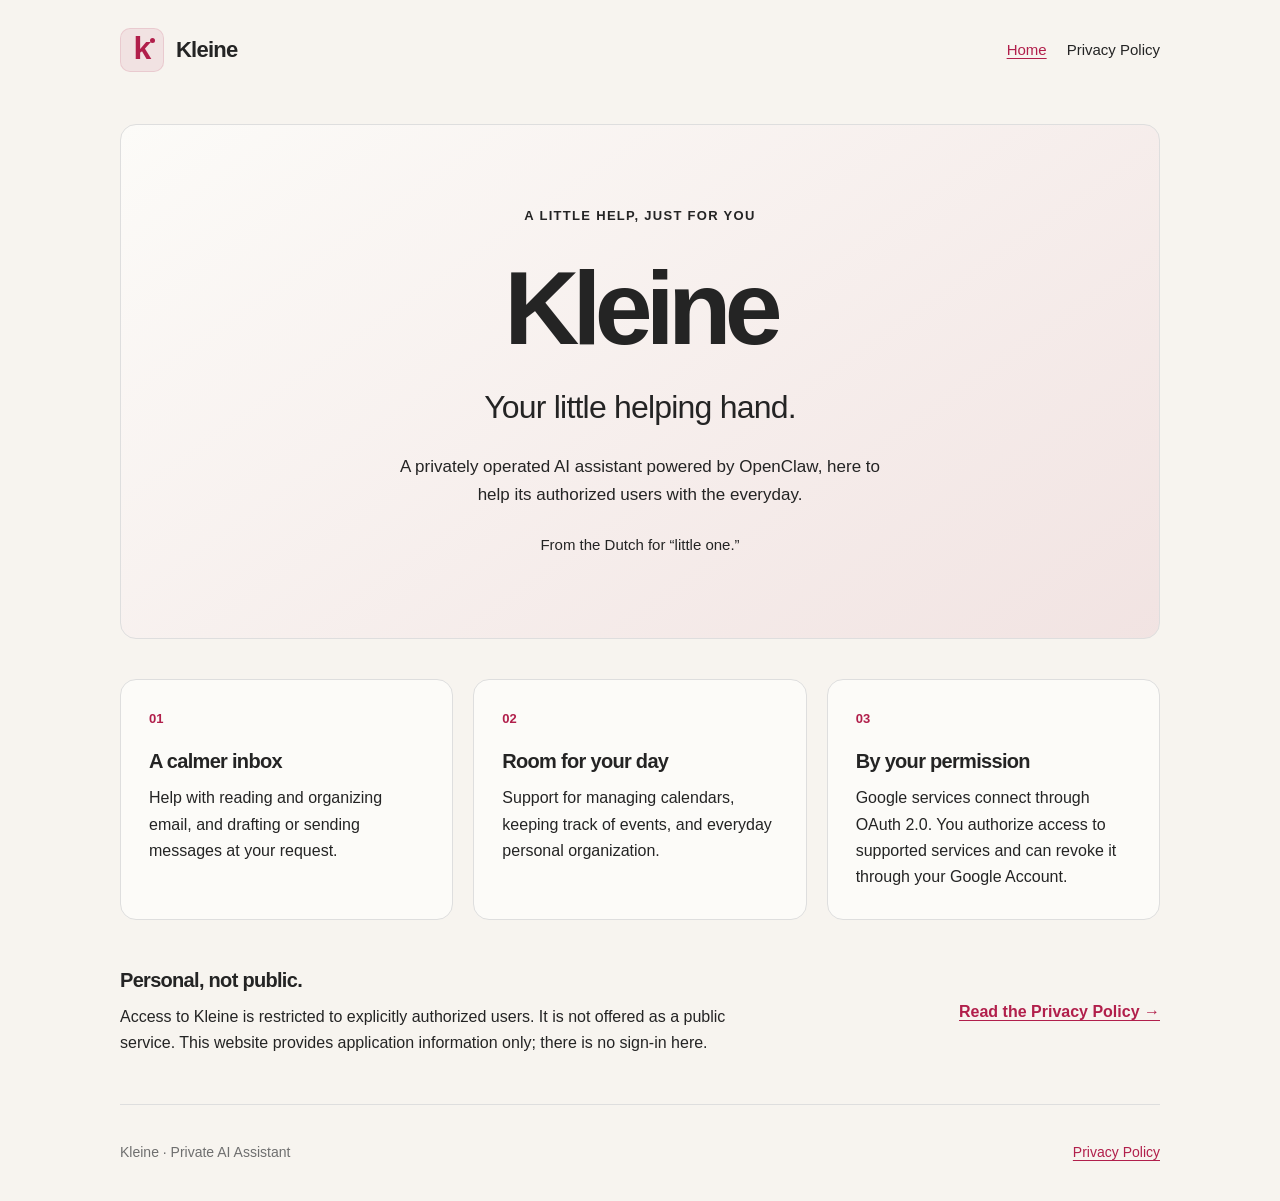
<file: index.html>
<!doctype html>
<html lang="en">
  <head>
    <meta charset="utf-8">
    <meta name="viewport" content="width=device-width, initial-scale=1">
    <title>Kleine — Personal AI Assistant</title>
    <meta name="description" content="Kleine is a private, OpenClaw-powered personal AI assistant that helps authorized users with email, calendars, and everyday organization.">
    <meta name="color-scheme" content="light dark">
    <meta property="og:type" content="website">
    <meta property="og:locale" content="en_US">
    <meta property="og:site_name" content="Kleine">
    <meta property="og:title" content="Kleine — Personal AI Assistant">
    <meta property="og:description" content="Your little helping hand. A private AI assistant for authorized personal use.">
    <script>
      (() => {
        const param = new URLSearchParams(window.location.search).get("scoutTheme");
        const theme =
          param || (window.matchMedia("(prefers-color-scheme: dark)").matches ? "dark" : "light");
        document.documentElement.setAttribute("data-theme", theme);
      })();
    </script>
    <link rel="icon" href="assets/favicon.svg" type="image/svg+xml">
    <link rel="stylesheet" href="assets/styles.css">
  </head>
  <body>
    <a class="skip-link" href="#main">Skip to content</a>
    <header class="site-header">
      <a class="brand" href="./" aria-label="Kleine home">
        <span class="brand-mark" aria-hidden="true">k<span></span></span>
        <span>Kleine</span>
      </a>
      <nav aria-label="Main navigation">
        <a href="./" aria-current="page">Home</a>
        <a href="privacy/">Privacy Policy</a>
      </nav>
    </header>

    <main id="main">
      <section class="hero" aria-labelledby="hero-title">
        <p class="eyebrow">A little help, just for you</p>
        <h1 id="hero-title">Kleine</h1>
        <p class="tagline">Your little helping hand.</p>
        <p class="hero-description">A privately operated AI assistant powered by OpenClaw,
          here to help its authorized users with the everyday.</p>
        <p class="name-note">From the Dutch for &ldquo;little one.&rdquo;</p>
      </section>

      <section class="feature-grid" aria-label="Everyday assistance">
        <article class="card">
          <span class="card-label" aria-hidden="true">01</span>
          <h2>A calmer inbox</h2>
          <p>Help with reading and organizing email, and drafting or sending messages at your request.</p>
        </article>
        <article class="card">
          <span class="card-label" aria-hidden="true">02</span>
          <h2>Room for your day</h2>
          <p>Support for managing calendars, keeping track of events, and everyday personal organization.</p>
        </article>
        <article class="card">
          <span class="card-label" aria-hidden="true">03</span>
          <h2>By your permission</h2>
          <p>Google services connect through OAuth 2.0. You authorize access to supported services
            and can revoke it through your Google Account.</p>
        </article>
      </section>

      <section class="private-note" aria-labelledby="private-title">
        <div>
          <h2 id="private-title">Personal, not public.</h2>
          <p>Access to Kleine is restricted to explicitly authorized users.
            It is not offered as a public service. This website provides application
            information only; there is no sign-in here.</p>
        </div>
        <a class="policy-link" href="privacy/">Read the Privacy Policy <span aria-hidden="true">&rarr;</span></a>
      </section>
    </main>

    <footer class="site-footer">
      <p>Kleine &middot; Private AI Assistant</p>
      <a href="privacy/">Privacy Policy</a>
    </footer>
  </body>
</html>
</file>
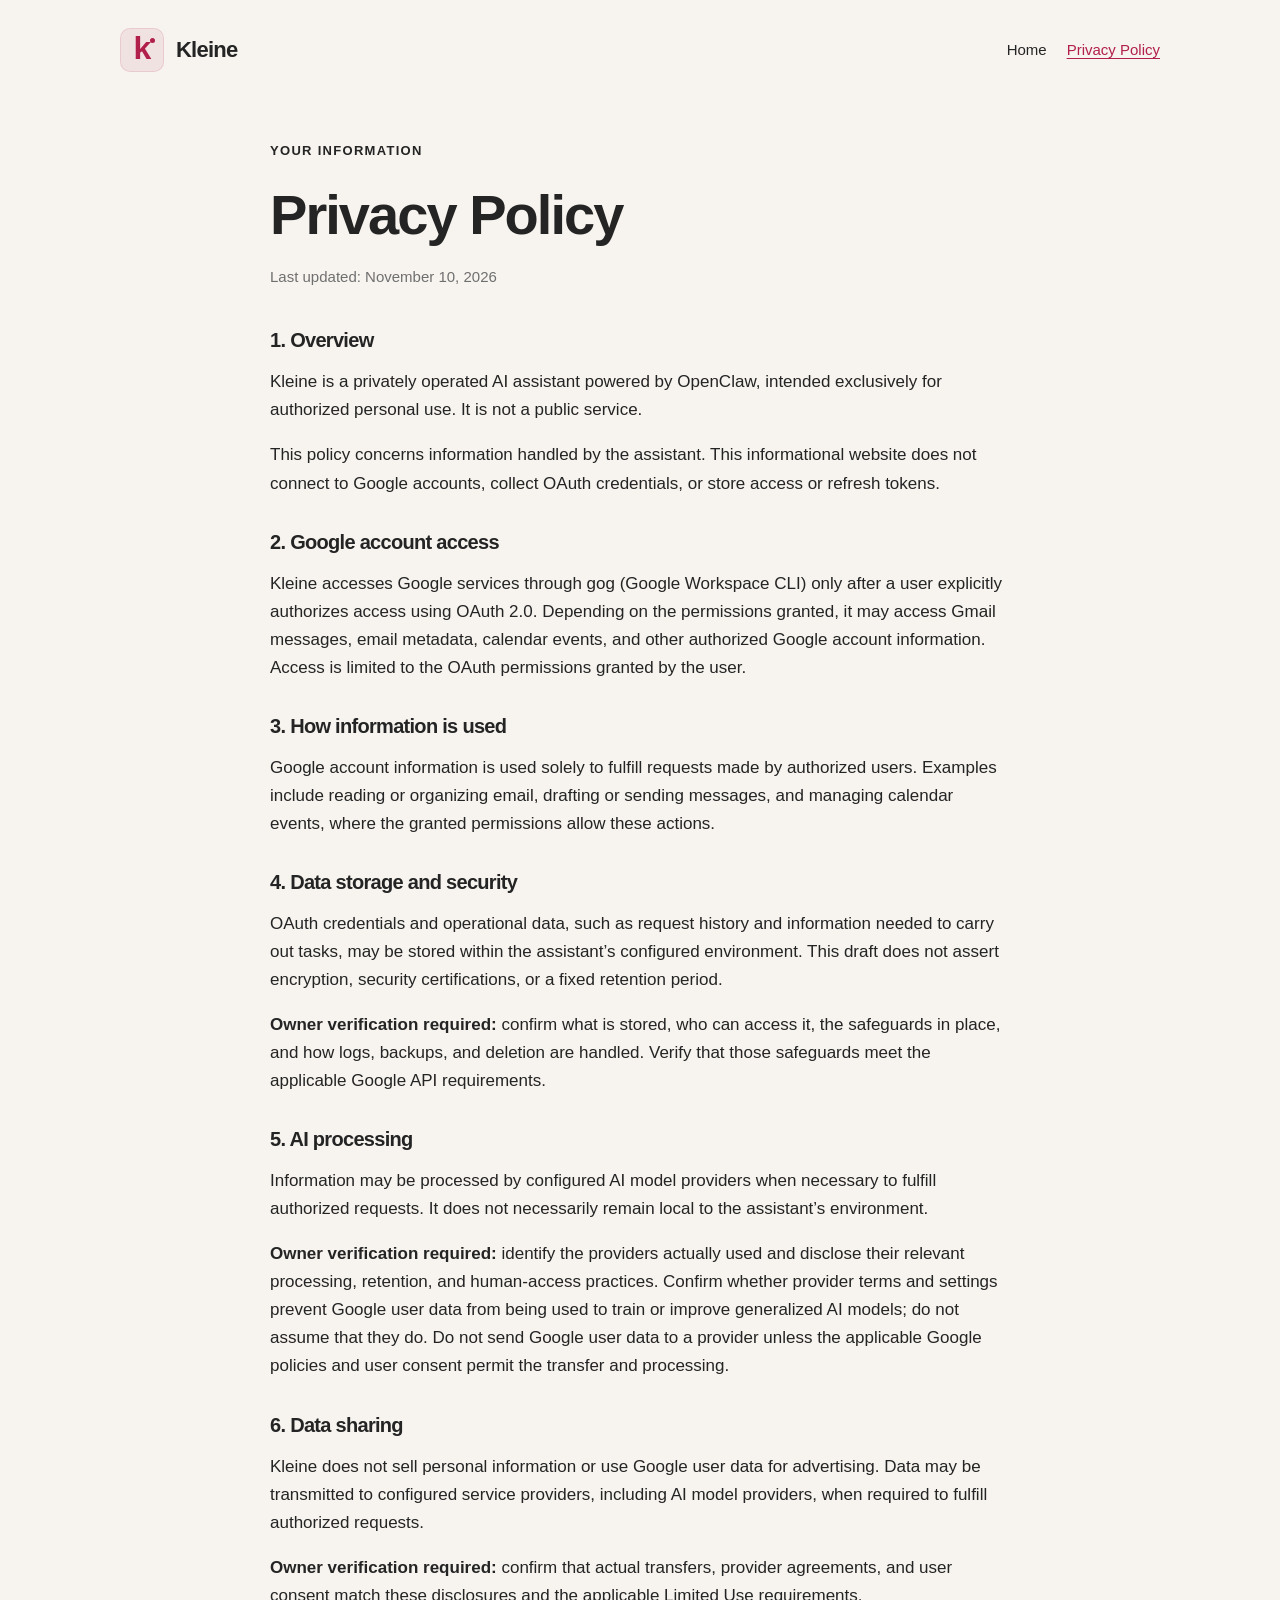
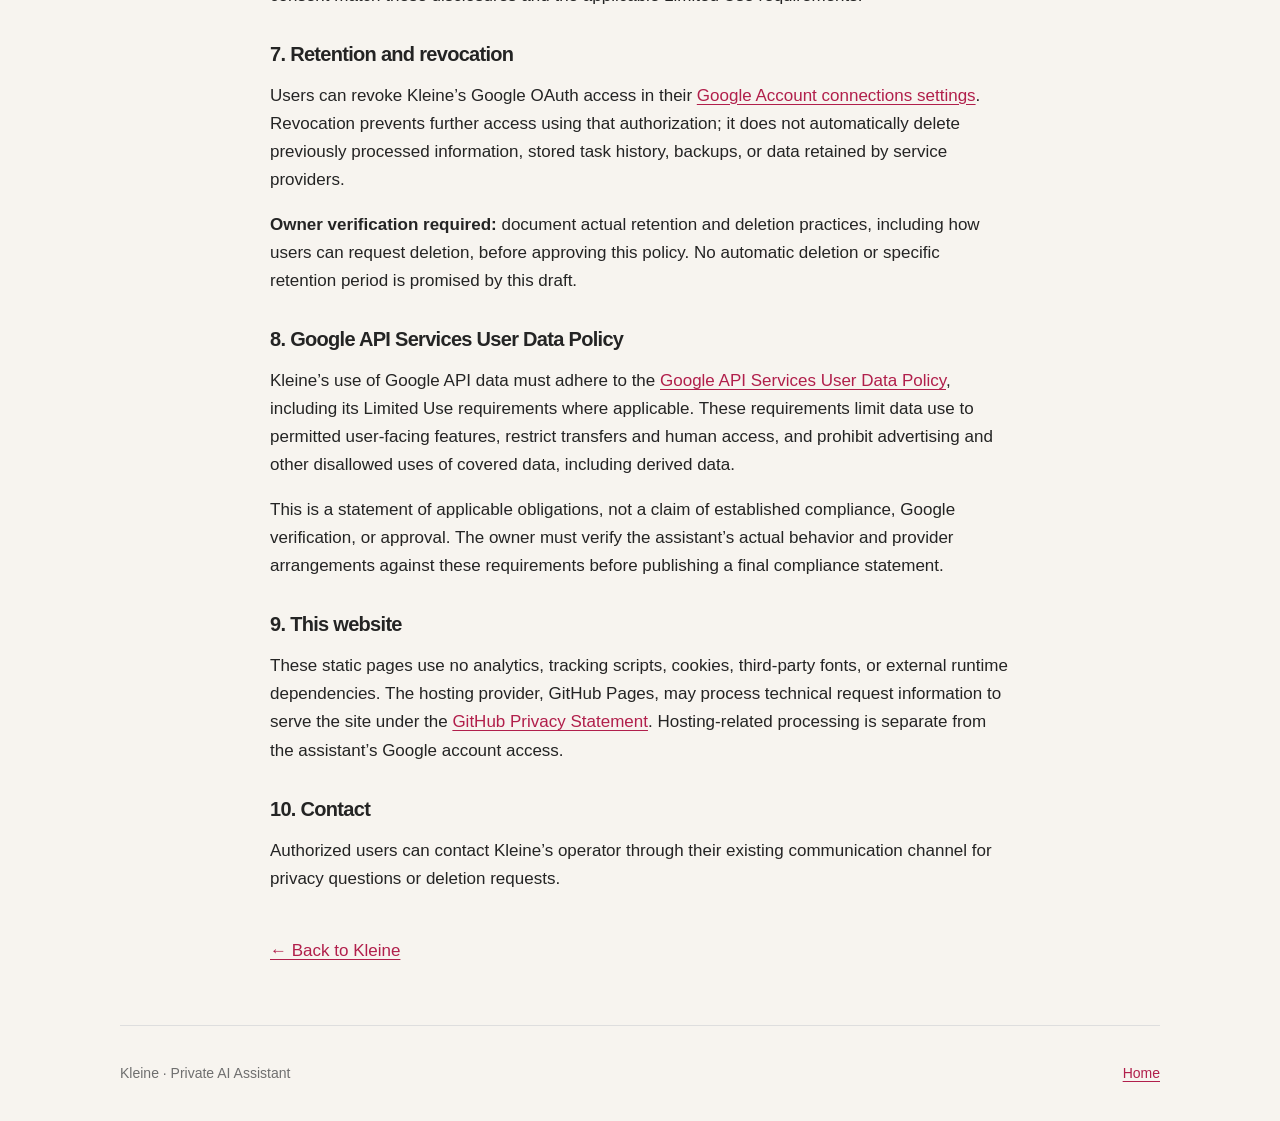
<file: privacy/index.html>
<!doctype html>
<html lang="en">
  <head>
    <meta charset="utf-8">
    <meta name="viewport" content="width=device-width, initial-scale=1">
    <title>Privacy Policy — Kleine</title>
    <meta name="description" content="Draft privacy policy for Kleine: Google account access, information use, storage, AI processing, sharing, retention, and revocation. Requires owner review.">
    <meta name="color-scheme" content="light dark">
    <meta property="og:type" content="website">
    <meta property="og:locale" content="en_US">
    <meta property="og:site_name" content="Kleine">
    <meta property="og:title" content="Privacy Policy — Kleine">
    <meta property="og:description" content="How Kleine handles Google account information. Draft requiring owner review before publication as a final policy.">
    <script>
      (() => {
        const param = new URLSearchParams(window.location.search).get("scoutTheme");
        const theme =
          param || (window.matchMedia("(prefers-color-scheme: dark)").matches ? "dark" : "light");
        document.documentElement.setAttribute("data-theme", theme);
      })();
    </script>
    <link rel="icon" href="../assets/favicon.svg" type="image/svg+xml">
    <link rel="stylesheet" href="../assets/styles.css">
  </head>
  <body>
    <a class="skip-link" href="#main">Skip to content</a>
    <header class="site-header">
      <a class="brand" href="../" aria-label="Kleine home">
        <span class="brand-mark" aria-hidden="true">k<span></span></span>
        <span>Kleine</span>
      </a>
      <nav aria-label="Main navigation">
        <a href="../">Home</a>
        <a href="./" aria-current="page">Privacy Policy</a>
      </nav>
    </header>

    <main id="main" class="policy">
      <header class="policy-header">
        <p class="eyebrow">Your information</p>
        <h1>Privacy Policy</h1>
        <p class="updated">Last updated: <time datetime="2026-11-10">November 10, 2026</time></p>
      </header>

      <section aria-labelledby="overview">
        <h2 id="overview">1. Overview</h2>
        <p>Kleine is a privately operated AI assistant powered by OpenClaw, intended
          exclusively for authorized personal use. It is not a public service.</p>
        <p>This policy concerns information handled by the assistant. This informational
          website does not connect to Google accounts, collect OAuth credentials, or
          store access or refresh tokens.</p>
      </section>

      <section aria-labelledby="access">
        <h2 id="access">2. Google account access</h2>
        <p>Kleine accesses Google services through gog (Google Workspace CLI) only after
          a user explicitly authorizes access using OAuth 2.0. Depending on the permissions
          granted, it may access Gmail messages, email metadata, calendar events, and other
          authorized Google account information. Access is limited to the OAuth permissions
          granted by the user.</p>
      </section>

      <section aria-labelledby="use">
        <h2 id="use">3. How information is used</h2>
        <p>Google account information is used solely to fulfill requests made by authorized
          users. Examples include reading or organizing email, drafting or sending messages,
          and managing calendar events, where the granted permissions allow these actions.</p>
      </section>

      <section aria-labelledby="storage">
        <h2 id="storage">4. Data storage and security</h2>
        <p>OAuth credentials and operational data, such as request history and information
          needed to carry out tasks, may be stored within the assistant&rsquo;s configured
          environment. This draft does not assert encryption, security certifications, or
          a fixed retention period.</p>
        <p><strong>Owner verification required:</strong> confirm what is stored, who can
          access it, the safeguards in place, and how logs, backups, and deletion are handled.
          Verify that those safeguards meet the applicable Google API requirements.</p>
      </section>

      <section aria-labelledby="ai">
        <h2 id="ai">5. AI processing</h2>
        <p>Information may be processed by configured AI model providers when necessary
          to fulfill authorized requests. It does not necessarily remain local to the
          assistant&rsquo;s environment.</p>
        <p><strong>Owner verification required:</strong> identify the providers actually
          used and disclose their relevant processing, retention, and human-access practices.
          Confirm whether provider terms and settings prevent Google user data from being
          used to train or improve generalized AI models; do not assume that they do.
          Do not send Google user data to a provider unless the applicable Google policies
          and user consent permit the transfer and processing.</p>
      </section>

      <section aria-labelledby="sharing">
        <h2 id="sharing">6. Data sharing</h2>
        <p>Kleine does not sell personal information or use Google user data for advertising.
          Data may be transmitted to configured service providers, including AI model
          providers, when required to fulfill authorized requests.</p>
        <p><strong>Owner verification required:</strong> confirm that actual transfers,
          provider agreements, and user consent match these disclosures and the applicable
          Limited Use requirements.</p>
      </section>

      <section aria-labelledby="retention">
        <h2 id="retention">7. Retention and revocation</h2>
        <p>Users can revoke Kleine&rsquo;s Google OAuth access in their
          <a href="https://myaccount.google.com/connections">Google Account connections settings</a>.
          Revocation prevents further access using that authorization; it does not
          automatically delete previously processed information, stored task history,
          backups, or data retained by service providers.</p>
        <p><strong>Owner verification required:</strong> document actual retention and
          deletion practices, including how users can request deletion, before approving
          this policy. No automatic deletion or specific retention period is promised
          by this draft.</p>
      </section>

      <section aria-labelledby="google-policy">
        <h2 id="google-policy">8. Google API Services User Data Policy</h2>
        <p>Kleine&rsquo;s use of Google API data must adhere to the
          <a href="https://developers.google.com/terms/api-services-user-data-policy">Google
          API Services User Data Policy</a>, including its Limited Use requirements
          where applicable. These requirements limit data use to permitted user-facing
          features, restrict transfers and human access, and prohibit advertising and
          other disallowed uses of covered data, including derived data.</p>
        <p>This is a statement of applicable obligations, not a claim of established
          compliance, Google verification, or approval. The owner must verify the
          assistant&rsquo;s actual behavior and provider arrangements against these
          requirements before publishing a final compliance statement.</p>
      </section>

      <section aria-labelledby="website">
        <h2 id="website">9. This website</h2>
        <p>These static pages use no analytics, tracking scripts, cookies, third-party
          fonts, or external runtime dependencies. The hosting provider, GitHub Pages,
          may process technical request information to serve the site under the
          <a href="https://docs.github.com/en/site-policy/privacy-policies/github-privacy-statement">GitHub Privacy Statement</a>.
          Hosting-related processing is separate from the assistant&rsquo;s Google account access.</p>
      </section>

      <section aria-labelledby="contact">
        <h2 id="contact">10. Contact</h2>
        <p>Authorized users can contact Kleine&rsquo;s operator through their existing
          communication channel for privacy questions or deletion requests.</p>
      </section>

      <a class="back-link" href="../">&larr; Back to Kleine</a>
    </main>

    <footer class="site-footer">
      <p>Kleine &middot; Private AI Assistant</p>
      <a href="../">Home</a>
    </footer>
  </body>
</html>
</file>
<file: assets/styles.css>
:root {
  color-scheme: light;
  --cp-bg: #f7f4ef;
  --cp-bg-elevated: #fcfbf8;
  --cp-surface: #ffffff;
  --cp-surface-soft: #f5f5f5;
  --cp-border: #dedede;
  --cp-border-strong: #919191;
  --cp-text: #242424;
  --cp-text-muted: #5c5c5c;
  --cp-text-soft: #6f6f6f;
  --cp-accent: #b11f4b;
  --cp-accent-hover: #9a1a41;
  --cp-accent-soft: rgba(177, 31, 75, 0.08);
  --cp-accent-fg: #ffffff;
  --cp-success: #16a34a;
  --cp-danger: #dc2626;
  --cp-warning: #f59e0b;
  --cp-link: #0078d4;
  --cp-shadow: 0 18px 48px rgba(0, 0, 0, 0.12);
  --cp-overlay: rgba(255, 255, 255, 0.8);
  --cp-panel: rgba(255, 255, 255, 0.86);
  --cp-panel-strong: rgba(255, 255, 255, 0.96);
  --cp-sheen: rgba(255, 255, 255, 0.55);
  --cp-highlight: rgba(177, 31, 75, 0.12);
}

html[data-theme="dark"] {
  color-scheme: dark;
  --cp-bg: #3d3b3a;
  --cp-bg-elevated: #343231;
  --cp-surface: #292929;
  --cp-surface-soft: #2e2e2e;
  --cp-border: #474747;
  --cp-border-strong: #5f5f5f;
  --cp-text: #dedede;
  --cp-text-muted: #919191;
  --cp-text-soft: #b0b0b0;
  --cp-accent: #fd8ea1;
  --cp-accent-hover: #fb7b91;
  --cp-accent-soft: rgba(253, 142, 161, 0.14);
  --cp-accent-fg: #1a1a1a;
  --cp-success: #4ade80;
  --cp-danger: #f87171;
  --cp-warning: #fbbf24;
  --cp-link: #4da6ff;
  --cp-shadow: 0 18px 48px rgba(0, 0, 0, 0.32);
  --cp-overlay: rgba(41, 41, 41, 0.88);
  --cp-panel: rgba(41, 41, 41, 0.72);
  --cp-panel-strong: rgba(41, 41, 41, 0.96);
  --cp-sheen: rgba(255, 255, 255, 0.04);
  --cp-highlight: rgba(253, 142, 161, 0.12);
}

@media (prefers-color-scheme: dark) {
  html:not([data-theme]) {
    color-scheme: dark;
    --cp-bg: #3d3b3a;
    --cp-bg-elevated: #343231;
    --cp-surface: #292929;
    --cp-border: #474747;
    --cp-text: #dedede;
    --cp-text-soft: #b0b0b0;
    --cp-accent: #fd8ea1;
    --cp-accent-hover: #fb7b91;
    --cp-accent-soft: rgba(253, 142, 161, 0.14);
    --cp-highlight: rgba(253, 142, 161, 0.12);
  }
}

* {
  box-sizing: border-box;
}

body {
  margin: 0;
  min-height: 100vh;
  display: flex;
  flex-direction: column;
  background: var(--cp-bg);
  color: var(--cp-text);
  font-family: "Segoe UI", Aptos, Calibri, -apple-system, BlinkMacSystemFont, sans-serif;
  font-size: 1.0625rem;
  line-height: 1.65;
  overflow-wrap: break-word;
}

a {
  color: var(--cp-accent);
  text-underline-offset: 0.2em;
}

a:hover {
  color: var(--cp-text);
  text-decoration-thickness: 0.12em;
}

a:focus-visible {
  outline: 3px solid var(--cp-accent);
  outline-offset: 5px;
  border-radius: 4px;
}

.skip-link {
  position: absolute;
  top: 12px;
  left: 16px;
  z-index: 1;
  padding: 8px 16px;
  background: var(--cp-surface);
  transform: translateY(-200%);
}

.skip-link:focus {
  transform: translateY(0);
}

.site-header,
main,
.site-footer {
  width: min(100% - 48px, 1040px);
  margin-inline: auto;
}

.site-header {
  display: flex;
  flex-wrap: wrap;
  align-items: center;
  justify-content: space-between;
  gap: 16px 24px;
  padding-block: 28px;
}

.brand {
  display: inline-flex;
  align-items: center;
  gap: 12px;
  color: var(--cp-text);
  font-size: 1.375rem;
  font-weight: 700;
  text-decoration: none;
  letter-spacing: -0.035em;
}

.brand-mark {
  position: relative;
  display: grid;
  place-items: center;
  width: 44px;
  height: 44px;
  padding-bottom: 4px;
  border: 1px solid var(--cp-highlight);
  border-radius: 0.625rem;
  background: var(--cp-accent-soft);
  color: var(--cp-accent);
  font-size: 2rem;
  font-weight: 600;
  line-height: 1;
}

.brand-mark span {
  position: absolute;
  top: 9px;
  right: 8px;
  width: 5px;
  height: 5px;
  border-radius: 50%;
  background: var(--cp-accent);
}

nav {
  display: flex;
  flex-wrap: wrap;
  gap: 4px 20px;
}

nav a {
  display: inline-flex;
  align-items: center;
  min-height: 44px;
  color: var(--cp-text);
  font-size: 0.9375rem;
  text-decoration: none;
}

nav a[aria-current="page"] {
  color: var(--cp-accent);
  text-decoration: underline;
}

main {
  flex: 1;
}

h1,
h2,
p {
  margin-top: 0;
}

h1,
h2 {
  line-height: 1.2;
  letter-spacing: -0.035em;
}

h2 {
  font-size: 1.25rem;
}

.hero {
  margin-block: 24px 40px;
  padding: clamp(40px, 7vw, 80px) 24px;
  border: 1px solid var(--cp-border);
  border-radius: 16px;
  background: linear-gradient(145deg, var(--cp-bg-elevated), var(--cp-accent-soft));
  text-align: center;
}

.eyebrow {
  margin-bottom: 20px;
  color: var(--cp-text);
  font-size: 0.8125rem;
  font-weight: 700;
  letter-spacing: 0.1em;
  text-transform: uppercase;
}

.hero h1 {
  margin-bottom: 16px;
  font-size: clamp(3.75rem, 11vw, 6.5rem);
  font-weight: 650;
  letter-spacing: -0.065em;
}

.tagline {
  margin-bottom: 24px;
  font-size: clamp(1.375rem, 4vw, 2rem);
  line-height: 1.3;
  letter-spacing: -0.025em;
}

.hero-description {
  max-width: 500px;
  margin: 0 auto 24px;
}

.name-note {
  margin-bottom: 0;
  color: var(--cp-text);
  font-size: 0.9375rem;
}

.feature-grid {
  display: grid;
  grid-template-columns: repeat(3, minmax(0, 1fr));
  gap: 20px;
}

.card {
  padding: 28px;
  border: 1px solid var(--cp-border);
  border-radius: 16px;
  background: var(--cp-bg-elevated);
}

.card-label {
  display: block;
  margin-bottom: 20px;
  color: var(--cp-accent);
  font-size: 0.8125rem;
  font-weight: 700;
}

.card h2 {
  margin-bottom: 12px;
}

.card p {
  margin-bottom: 0;
  font-size: 1rem;
}

.private-note {
  display: flex;
  align-items: center;
  justify-content: space-between;
  gap: 24px;
  padding: 48px 0;
}

.private-note div {
  max-width: 620px;
}

.private-note h2 {
  margin-bottom: 12px;
}

.private-note p {
  margin-bottom: 0;
  font-size: 1rem;
}

.policy-link {
  flex-shrink: 0;
  padding-block: 12px;
  font-size: 1rem;
  font-weight: 600;
}

.site-footer {
  display: flex;
  flex-wrap: wrap;
  justify-content: space-between;
  align-items: center;
  gap: 8px 24px;
  padding-block: 24px;
  border-top: 1px solid var(--cp-border);
  color: var(--cp-text-soft);
  font-size: 0.875rem;
}

.site-footer p {
  margin-bottom: 0;
}

.site-footer a {
  padding-block: 12px;
}

.policy {
  max-width: 740px;
  padding-bottom: 48px;
}

.policy-header {
  padding-block: 40px 24px;
}

.policy-header h1 {
  margin-bottom: 16px;
  font-size: clamp(2.5rem, 7vw, 3.5rem);
}

.updated {
  color: var(--cp-text-soft);
  font-size: 0.9375rem;
}

.review-notice {
  margin-bottom: 40px;
  padding: 24px;
  border: 1px solid var(--cp-accent);
  border-radius: 16px;
  background: var(--cp-accent-soft);
}

.review-notice h2 {
  color: var(--cp-accent);
}

.review-notice p {
  margin-bottom: 0;
}

.policy section {
  margin-bottom: 32px;
}

.policy section h2 {
  margin-bottom: 16px;
}

.back-link {
  display: inline-block;
  padding-block: 12px;
}

@media (max-width: 760px) {
  .feature-grid {
    grid-template-columns: 1fr;
  }

  .private-note {
    align-items: flex-start;
    flex-direction: column;
    gap: 12px;
  }
}

@media (max-width: 400px) {
  .site-header,
  main,
  .site-footer {
    width: calc(100% - 32px);
  }

  .site-header {
    padding-block: 20px;
  }

  .hero {
    margin-top: 12px;
    padding-inline: 16px;
  }
}
</file>
